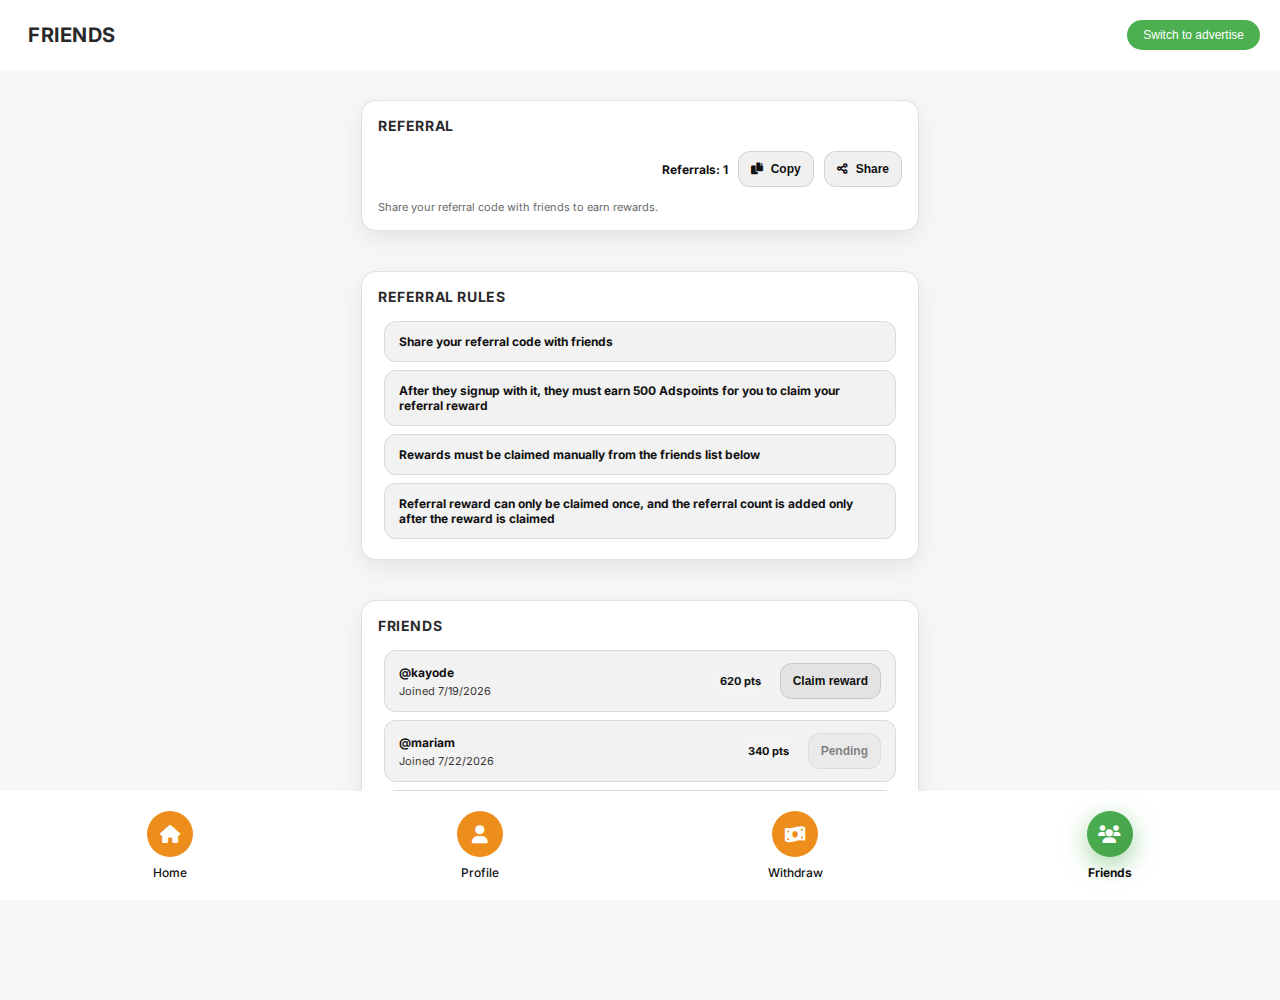
<file: friends.html>
<!DOCTYPE html>
<html lang="en">
<head>
  <meta charset="UTF-8" />
  <meta name="viewport" content="width=device-width, initial-scale=1.0" />
  <title>ADSEARNS - Friends</title>
  <link rel="stylesheet" href="styles.css" />
  <link href="https://fonts.googleapis.com/css2?family=Inter:wght@400;500;600;700&display=swap" rel="stylesheet" />
  <link rel="manifest" href="manifest.json" />
  <link rel="stylesheet" href="https://cdnjs.cloudflare.com/ajax/libs/font-awesome/6.0.0/css/all.min.css" />
  <style>
    /* Local page styles to align with other pages (dark base; light overrides are global) */
    .card { background-color: #000000; color: #ed8e1c; border-radius: 15px; width: 90%; margin: 10px auto; padding: 16px; border: 1px solid rgba(255,255,255,0.1); box-shadow: 0 8px 24px rgba(0,0,0,0.35); }
    .section-title { font-size: 14px; text-transform: uppercase; letter-spacing: .6px; opacity: .9; margin-bottom: 12px; }
    .page-tag { margin-left: 8px; font-size: 20px; font-weight: 700; text-transform: uppercase; letter-spacing: .5px; color: #fff; opacity: .9; }

    .btn { display: inline-flex; align-items: center; gap: 8px; padding: 10px 12px; border-radius: 12px; border: 1px solid rgba(255,255,255,0.12); background: rgba(255,255,255,0.08); color: #fff; cursor: pointer; text-decoration: none; font-weight: 600; font-size: 12px; }
    .btn:hover { background: rgba(255,255,255,0.12); }
    .btn[disabled] { opacity: .5; cursor: not-allowed; }

    .hint { font-size: 11px; opacity: .8; }

    .referral-row { display:flex; align-items:center; justify-content: space-between; gap: 10px; flex-wrap: wrap; }
    .code-box { display:flex; align-items:center; gap:8px; background: rgba(255,255,255,0.06); border: 1px solid rgba(255,255,255,0.12); border-radius: 10px; padding: 10px 12px; color:#fff; }
    .code-box code { font-weight: 800; letter-spacing: .6px; }
    .ref-meta { display:flex; align-items:center; gap:10px; flex-wrap: wrap; }
    .ref-count { font-size: 12px; font-weight: 700; }

    .list { display:flex; flex-direction: column; }
    .list-item { display:flex; align-items:center; justify-content: space-between; gap: 12px; padding: 12px 14px; margin: 4px 6px; border-radius: 12px; text-decoration: none; color: #fff; background: rgba(255,255,255,0.05); border: 1px solid rgba(255,255,255,0.1); }
    .list-item .left { display:flex; flex-direction: column; gap: 4px; }
    .list-item .title { font-size: 12px; font-weight: 700; }
    .list-item .sub { font-size: 11px; opacity: .85; }
    .list-item .right { display:flex; align-items:center; gap: 10px; }
    .badge { display:inline-block; padding: 6px 8px; border-radius: 10px; background: rgba(255,255,255,0.08); border: 1px solid rgba(255,255,255,0.12); font-size: 11px; font-weight: 700; }

    @media (min-width: 768px) {
      .code-box { padding: 12px 14px; }
    }
  </style>
</head>
<body>
  <div class="container">
    <!-- Header Section -->
    <header class="header">
      <div class="profile-section">
        <span class="page-tag">Friends</span>
      </div>
      <button class="switch-btn">Switch to advertise</button>
    </header>

    <!-- Referral Section -->
    <div class="card">
      <h3 class="section-title">Referral</h3>
      <div class="referral-row">
        <div class="code-box">
          <span>Your code:</span>
          <code id="ref-code">ADS-XXXXXX</code>
        </div>
        <div class="ref-meta">
          <span class="ref-count">Referrals: <span id="ref-count">0</span></span>
          <button id="copy-code" class="btn"><i class="fas fa-copy"></i> Copy</button>
          <button id="share-code" class="btn"><i class="fas fa-share-alt"></i> Share</button>
        </div>
      </div>
      <div class="hint" style="margin-top:8px;">Share your referral code with friends to earn rewards.</div>
    </div>

    <!-- Rules Section -->
    <div class="card">
      <h3 class="section-title">Referral rules</h3>
      <div class="list">
        <div class="list-item"><span class="title">Share your referral code with friends</span></div>
        <div class="list-item"><span class="title">After they signup with it, they must earn 500 Adspoints for you to claim your referral reward</span></div>
        <div class="list-item"><span class="title">Rewards must be claimed manually from the friends list below</span></div>
        <div class="list-item"><span class="title">Referral reward can only be claimed once, and the referral count is added only after the reward is claimed</span></div>
      </div>
    </div>

    <!-- Friends List -->
    <div class="card">
      <h3 class="section-title">Friends</h3>
      <div id="friends-list" class="list"></div>
    </div>

    <!-- Bottom Navigation -->
    <nav class="bottom-nav">
      <div class="nav-item">
        <div class="nav-icon"><i class="fas fa-home"></i></div>
        <span class="nav-label">Home</span>
      </div>
      <div class="nav-item">
        <div class="nav-icon"><i class="fas fa-user"></i></div>
        <span class="nav-label">Profile</span>
      </div>
      <div class="nav-item">
        <div class="nav-icon"><i class="fas fa-money-bill-wave"></i></div>
        <span class="nav-label">Withdraw</span>
      </div>
      <div class="nav-item active">
        <div class="nav-icon"><i class="fas fa-users"></i></div>
        <span class="nav-label">Friends</span>
      </div>
    </nav>
  </div>

  <script src="script.js"></script>
  <script>
    (function initFriendsPage(){
      const CODE_KEY = 'adsearns_ref_code';
      const FRIENDS_KEY = 'adsearns_friends';

      const refCodeEl = document.getElementById('ref-code');
      const refCountEl = document.getElementById('ref-count');
      const copyBtn = document.getElementById('copy-code');
      const shareBtn = document.getElementById('share-code');
      const listEl = document.getElementById('friends-list');

      function loadCode(){
        try {
          let code = localStorage.getItem(CODE_KEY);
          if (!code) {
            const rnd = Math.floor(Math.random() * 1e6).toString().padStart(6,'0');
            code = 'ADS-' + rnd;
            localStorage.setItem(CODE_KEY, code);
          }
          return code;
        } catch { return 'ADS-000000'; }
      }

      function loadFriends(){
        try { return JSON.parse(localStorage.getItem(FRIENDS_KEY)) || []; }
        catch { return []; }
      }
      function saveFriends(arr){ localStorage.setItem(FRIENDS_KEY, JSON.stringify(arr)); }

      function seedIfEmpty(){
        const cur = loadFriends();
        if (cur.length) return;
        const now = Date.now();
        const sample = [
          { username: 'kayode', joinedAt: now - 86400000*5, pointsEarned: 620, claimed: false },
          { username: 'mariam', joinedAt: now - 86400000*2, pointsEarned: 340, claimed: false },
          { username: 'tobi', joinedAt: now - 86400000*10, pointsEarned: 1200, claimed: true },
        ];
        saveFriends(sample);
      }

      function formatDate(ts){ return new Date(ts).toLocaleDateString(); }

      function computeReferralCount(arr){ return arr.filter(f => f.claimed).length; }

      function render(){
        const friends = loadFriends();
        listEl.innerHTML = '';
        if (!friends.length){
          const empty = document.createElement('div');
          empty.className = 'hint';
          empty.textContent = 'No friends yet. Share your referral code to invite friends.';
          listEl.appendChild(empty);
        } else {
          friends.forEach((f, idx) => {
            const row = document.createElement('div');
            row.className = 'list-item';
            const claimable = f.pointsEarned >= 500 && !f.claimed;
            row.innerHTML = `
              <div class="left">
                <div class="title">@${f.username}</div>
                <div class="sub">Joined ${formatDate(f.joinedAt)}</div>
              </div>
              <div class="right">
                <span class="badge">${f.pointsEarned.toLocaleString()} pts</span>
                ${f.claimed ? '<span class="badge">Claimed</span>' : `<button class="btn claim-btn" ${claimable ? '' : 'disabled'}>${claimable ? 'Claim reward' : 'Pending'}</button>`}
              </div>
            `;
            if (!f.claimed){
              const btn = row.querySelector('.claim-btn');
              if (btn){
                btn.addEventListener('click', () => {
                  const arr = loadFriends();
                  const it = arr[idx];
                  if (!it || it.claimed) return;
                  if (it.pointsEarned < 500){ alert('Referral must earn at least 500 Adspoints before you can claim.'); return; }
                  it.claimed = true;
                  saveFriends(arr);
                  render();
                });
              }
            }
            listEl.appendChild(row);
          });
        }
        refCountEl.textContent = computeReferralCount(friends);
      }

      const code = loadCode();
      refCodeEl.textContent = code;

      copyBtn && copyBtn.addEventListener('click', () => {
        navigator.clipboard.writeText(code).then(()=> alert('Referral code copied')).catch(()=> alert('Copy failed'));
      });

      shareBtn && shareBtn.addEventListener('click', async () => {
        const text = `Join me on ADSEARNS. Use my referral code: ${code}`;
        if (navigator.share){
          try { await navigator.share({ title: 'ADSEARNS Referral', text }); }
          catch {}
        } else {
          try { await navigator.clipboard.writeText(text); alert('Referral message copied'); }
          catch { alert('Share not supported'); }
        }
      });

      seedIfEmpty();
      render();
    })();
  </script>
</body>
</html>
</file>
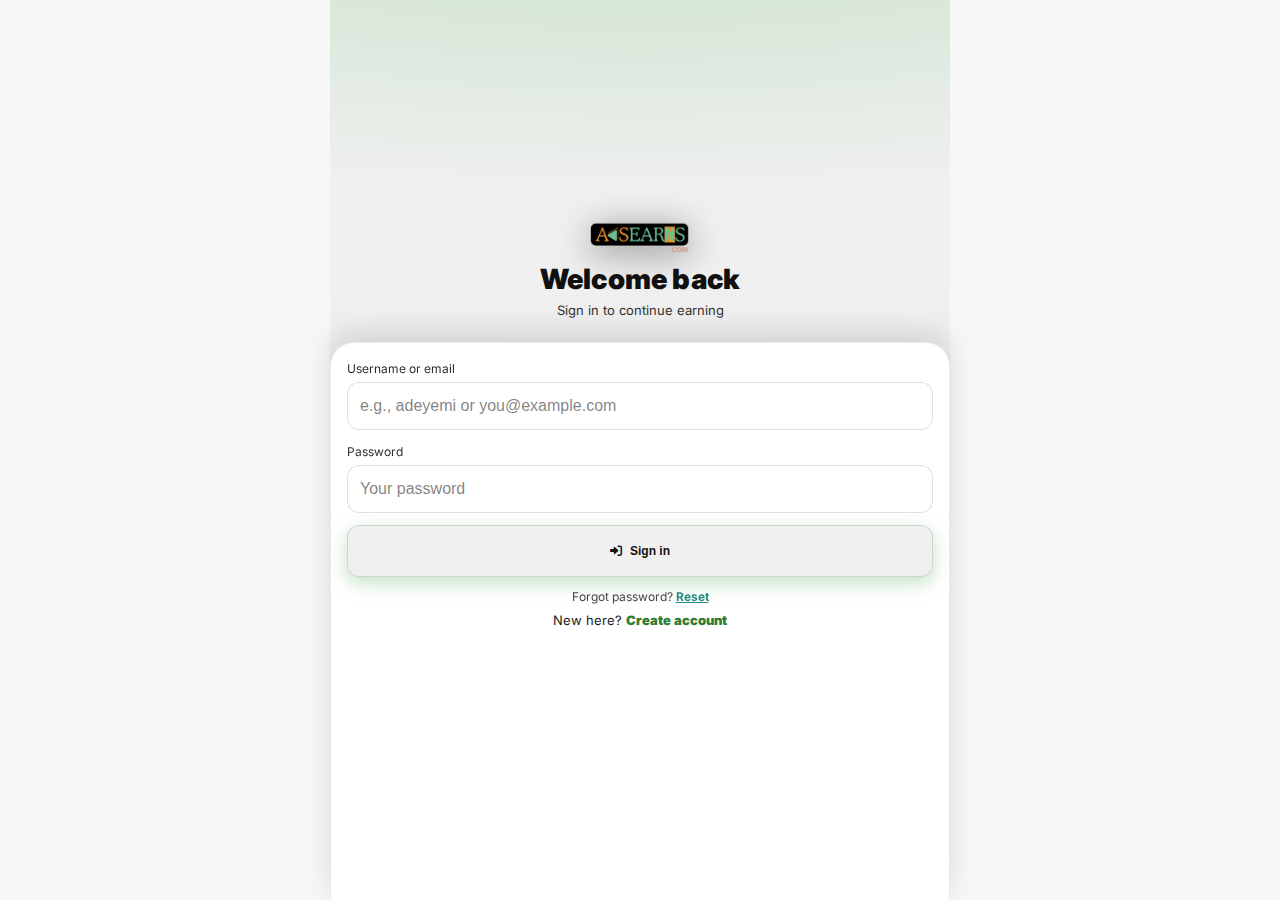
<file: sign-in.html>
<!DOCTYPE html>
<html lang="en">
<head>
  <meta charset="UTF-8" />
  <meta name="viewport" content="width=device-width, initial-scale=1.0" />
  <title>ADSEARNS - Sign in</title>
  <link rel="stylesheet" href="styles.css" />
  <link href="https://fonts.googleapis.com/css2?family=Inter:wght@400;500;600;700&display=swap" rel="stylesheet" />
  <link rel="manifest" href="manifest.json" />
  <link rel="stylesheet" href="https://cdnjs.cloudflare.com/ajax/libs/font-awesome/6.0.0/css/all.min.css" />
  <style>
    .card { background-color: #000000; color: #ed8e1c; border-radius: 15px; width: 90%; margin: 12px auto; padding: 16px; border: 1px solid rgba(255,255,255,0.1); box-shadow: 0 8px 24px rgba(0,0,0,0.35); }
    .section-title { font-size: 14px; text-transform: uppercase; letter-spacing: .6px; opacity: .9; margin-bottom: 12px; }
    .page-tag { margin-left: 8px; font-size: 20px; font-weight: 700; text-transform: uppercase; letter-spacing: .5px; color: #fff; opacity: .9; }
    .auth-subtitle { margin: 4px 0 10px; opacity: .85; font-size: 12px; color: #fff; }

    .info-form { display: grid; grid-template-columns: 1fr; gap: 12px; }
    .info-field label { font-size: 12px; opacity: .85; display: block; margin-bottom: 6px; }
    .info-field input { width: 100%; padding: 10px 12px; border-radius: 10px; border: 1px solid rgba(255,255,255,0.1); background: rgba(255,255,255,0.06); color: #fff; outline: none; }
    .info-field input::placeholder { color: rgba(255,255,255,0.6); }

    .btn { display: inline-flex; align-items: center; gap: 8px; padding: 10px 12px; border-radius: 12px; border: 1px solid rgba(255,255,255,0.12); background: rgba(255,255,255,0.08); color: #fff; cursor: pointer; text-decoration: none; font-weight: 700; font-size: 12px; }
    .btn:hover { background: rgba(255,255,255,0.12); }
    .btn.primary { width: 100%; justify-content: center; background: linear-gradient(135deg, #4CAF50 0%, #45a049 100%); box-shadow: 0 6px 18px rgba(76,175,80,0.35); border-color: transparent; }

    .hint { font-size: 11px; opacity: .8; }
    .row { display:flex; align-items:center; justify-content: space-between; gap:8px; }
    .muted-link { color: rgba(255,255,255,0.85); text-decoration: none; font-weight: 700; }

    @media (min-width: 768px) { .card { max-width: 560px; } }
    /* Auth layout redesign */
    .auth-wrap { width: 92%; max-width: 560px; margin: 6px auto 0; display: flex; flex-direction: column; gap: 14px; }
    .auth-hero { text-align: center; }
    .auth-title { font-size: 26px; font-weight: 800; letter-spacing: .2px; color: #fff; }
    .card.auth-card { background-color: #000000; border-radius: 16px; width: 100%; margin: 0 auto; padding: 18px; border: 1px solid rgba(255,255,255,0.1); box-shadow: 0 8px 24px rgba(0,0,0,0.35); }
    .auth-form.info-form { gap: 14px; }
    .auth-form .info-field label { font-size: 12px; opacity: .9; }
    .auth-form .info-field input { height: 48px; font-size: 14px; border-radius: 12px; }
    .btn.primary { height: 52px; }

    html[data-theme='light'] .auth-title { color: #111 !important; }
    html[data-theme='light'] .card.auth-card { background: #fff !important; border-color: rgba(0,0,0,0.12) !important; box-shadow: 0 8px 24px rgba(0,0,0,0.08) !important; }

    /* Mobile-app auth shell */
    .auth-page .header { display:none; }
    .auth-page .container { padding-top: 0; padding-bottom: 0; gap: 0; }
    .auth-shell { min-height: 100dvh; display:flex; flex-direction: column; background: radial-gradient(1200px 300px at 50% -100px, rgba(76,175,80,0.35), transparent), linear-gradient(180deg, #0b0b0b 0%, #000000 100%); }
    .auth-hero-mobile { flex: 0 0 38vh; display:flex; flex-direction: column; align-items:center; justify-content:flex-end; text-align:center; padding: 24px 16px; padding-top: calc(24px + constant(safe-area-inset-top)); padding-top: calc(24px + env(safe-area-inset-top)); }
    .auth-hero-mobile .logo-large { width: 100px; height:auto; margin-bottom: 8px; filter: drop-shadow(0 6px 18px rgba(0,0,0,0.45)); }
    .auth-hero-title { font-size: 28px; font-weight: 900; color:#fff; letter-spacing: .2px; }
    .auth-hero-sub { margin-top: 6px; font-size: 13px; color: rgba(255,255,255,0.88); }
    .auth-sheet { flex: 1; background: #000; border-radius: 24px 24px 0 0; padding: 18px 16px calc(18px + env(safe-area-inset-bottom)); box-shadow: 0 -12px 32px rgba(0,0,0,0.55); border: 1px solid rgba(255,255,255,0.08); border-bottom: none; }

    html[data-theme='light'] .auth-shell { background: radial-gradient(1200px 300px at 50% -100px, rgba(76,175,80,0.25), transparent), linear-gradient(180deg, #f2f2f2 0%, #eaeaea 100%); }
    html[data-theme='light'] .auth-hero-title { color:#111 !important; }
    html[data-theme='light'] .auth-hero-sub { color:#333 !important; }
    html[data-theme='light'] .auth-sheet { background:#ffffff !important; border-color: rgba(0,0,0,0.08) !important; box-shadow: 0 -10px 28px rgba(0,0,0,0.12) !important; }

    /* Auth footer actions */
    .auth-foot { margin-top: 12px; display: flex; flex-direction: column; align-items: center; gap: 8px; text-align: center; }
    .auth-foot .agree { font-size: 12px; opacity: .85; }
    .auth-foot .switch { font-size: 13px; }
    .auth-foot .link { color: #03DAC6; font-weight: 700; text-decoration: underline; }
    .auth-foot .link-cta { font-weight: 900; color: #4CAF50; text-decoration: none; }
    .auth-foot .link-cta:hover { text-decoration: underline; }

    html[data-theme='light'] .auth-foot .link-cta { color: #2e7d32 !important; }
    html[data-theme='light'] .auth-foot .link { color: #00796b !important; }
    html[data-theme='light'] .auth-foot .agree,
    html[data-theme='light'] .auth-foot .switch { color: #222 !important; }
  </style>
</head>
<body class="auth-page">
  <div class="container">
    <!-- Header Section -->
    <header class="header">
      <div class="logo-section">
        <img src="logo.png" alt="ADSEARNS" class="logo">
      </div>
    </header>

    <div class="auth-shell">
      <div class="auth-hero-mobile">
        <img src="logo.png" alt="ADSEARNS" class="logo-large" />
        <h1 class="auth-hero-title">Welcome back</h1>
        <p class="auth-hero-sub">Sign in to continue earning</p>
      </div>
      <div class="auth-sheet">
        <form id="signin-form" class="info-form auth-form" onsubmit="return false;">
          <div class="info-field">
            <label for="si-username">Username or email</label>
            <input id="si-username" type="text" placeholder="e.g., adeyemi or you@example.com" required />
          </div>
          <div class="info-field">
            <label for="si-password">Password</label>
            <input id="si-password" type="password" placeholder="Your password" required />
          </div>
        </form>
        <button id="signin-submit" class="btn primary" type="button"><i class="fas fa-sign-in-alt"></i> Sign in</button>
        <div class="auth-foot">
          <div class="agree">Forgot password? <a href="#" class="link">Reset</a></div>
          <div class="switch">New here? <a href="sign-up.html" class="link-cta">Create account</a></div>
        </div>
      </div>
    </div>
  </div>

  <script src="script.js"></script>
  <script>
  (function(){
    const USERS_KEY = 'adsearns_users';
    const CURRENT_KEY = 'adsearns_current_user';
    function loadUsers(){ try { return JSON.parse(localStorage.getItem(USERS_KEY)) || []; } catch { return []; } }
    function setCurrent(user){ localStorage.setItem(CURRENT_KEY, JSON.stringify(user)); }

    const form = document.getElementById('signin-form');
    const id = document.getElementById('si-username');
    const password = document.getElementById('si-password');
    const submitBtn = document.getElementById('signin-submit');

    submitBtn && submitBtn.addEventListener('click', () => { form && form.dispatchEvent(new Event('submit')); });
    form && form.addEventListener('submit', () => {
      const ident = (id.value||'').trim().toLowerCase();
      const pass = password.value||'';
      if (!ident || !pass){ alert('Please enter your credentials.'); return; }
      const users = loadUsers();
      const user = users.find(u => u.username.toLowerCase() === ident || (u.email||'').toLowerCase() === ident);
      if (!user || user.password !== pass){ alert('Invalid credentials.'); return; }
      setCurrent({ username: user.username, fullname: user.fullname, email: user.email });
      alert('Signed in successfully.');
      window.location.href = 'index.html';
    });
  })();
  </script>
</body>
</html>
</file>
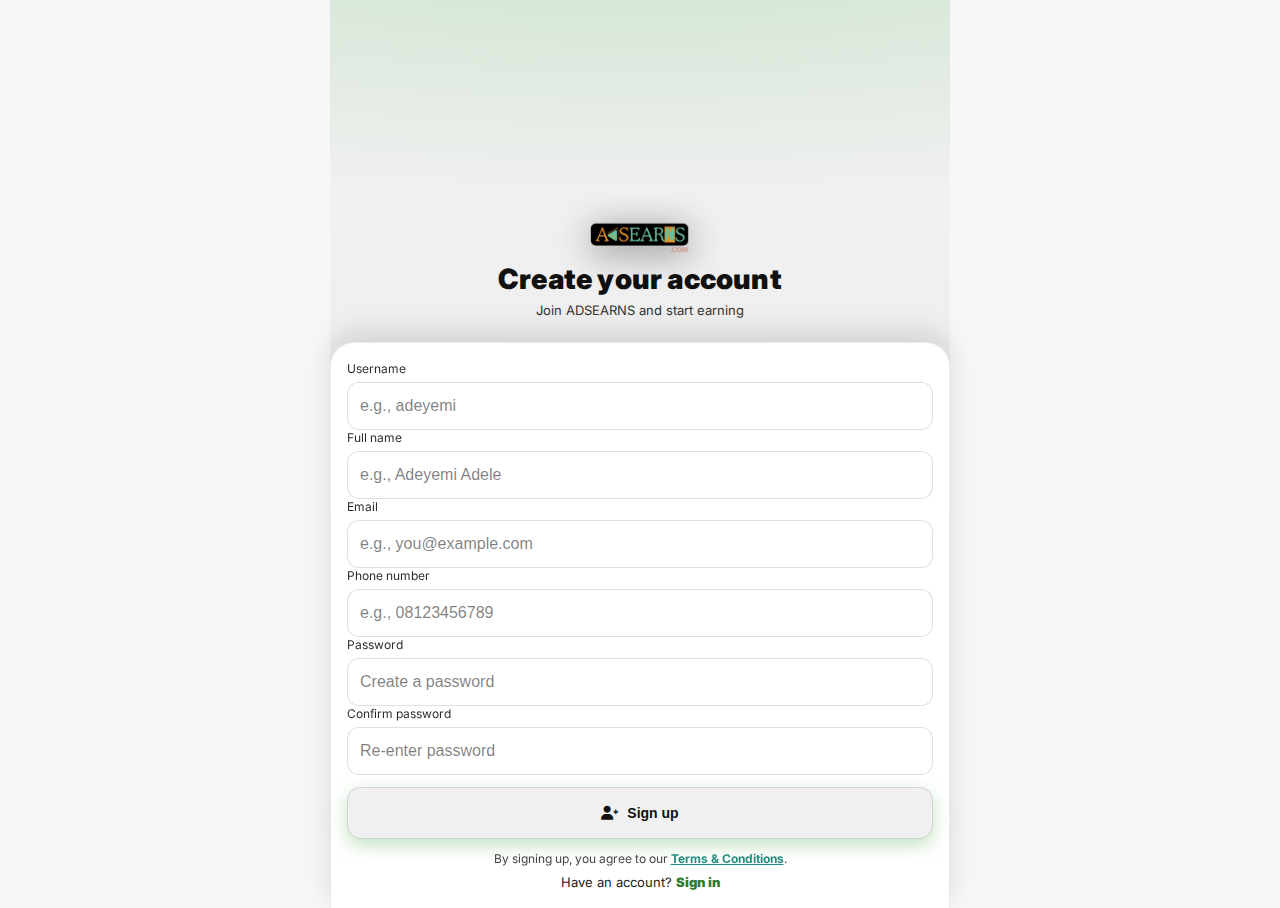
<file: sign-up.html>
<!DOCTYPE html>
<html lang="en">
<head>
  <meta charset="UTF-8" />
  <meta name="viewport" content="width=device-width, initial-scale=1.0" />
  <title>ADSEARNS - Sign up</title>
  <link rel="stylesheet" href="styles.css" />
  <link href="https://fonts.googleapis.com/css2?family=Inter:wght@400;500;600;700&display=swap" rel="stylesheet" />
  <link rel="manifest" href="manifest.json" />
  <link rel="stylesheet" href="https://cdnjs.cloudflare.com/ajax/libs/font-awesome/6.0.0/css/all.min.css" />
  <style>
    /* Auth layout */
    .auth-wrap { width: 92%; max-width: 560px; margin: 6px auto 0; display: flex; flex-direction: column; gap: 14px; }
    .auth-hero { text-align: center; }
    .auth-title { font-size: 26px; font-weight: 800; letter-spacing: .2px; color: #fff; }
    .auth-subtitle { margin-top: 6px; font-size: 13px; color: rgba(255,255,255,0.85); }

    .card.auth-card { background-color: #000000; color: inherit; border-radius: 16px; width: 100%; margin: 0 auto; padding: 18px; border: 1px solid rgba(255,255,255,0.1); box-shadow: 0 8px 24px rgba(0,0,0,0.35); }

    .auth-form.info-form { gap: 14px; }
    /* Match login input visuals */
    .info-field label { font-size: 12px; opacity: .85; display: block; margin-bottom: 6px; }
    .info-field input { width: 100%; padding: 10px 12px; border-radius: 10px; border: 1px solid rgba(255,255,255,0.1); background: rgba(255,255,255,0.06); color: #fff; outline: none; }
    .auth-form .info-field label { font-size: 12px; opacity: .9; }
    .auth-form .info-field input { height: 48px; font-size: 14px; border-radius: 12px; }

    .btn { display: inline-flex; align-items: center; gap: 8px; padding: 12px 14px; border-radius: 14px; border: 1px solid rgba(255,255,255,0.12); background: rgba(255,255,255,0.08); color: #fff; cursor: pointer; text-decoration: none; font-weight: 800; font-size: 14px; }
    .btn:hover { background: rgba(255,255,255,0.12); }
    .btn.primary { width: 100%; justify-content: center; height: 52px; background: linear-gradient(135deg, #4CAF50 0%, #45a049 100%); box-shadow: 0 6px 18px rgba(76,175,80,0.35); border-color: transparent; }

    .auth-meta { display:flex; align-items:center; justify-content: space-between; gap:8px; margin-top: 8px; }
    .hint { font-size: 11px; opacity: .8; }
    .muted-link { color: rgba(255,255,255,0.9); text-decoration: none; font-weight: 700; }

    @media (min-width: 768px) {
      .auth-title { font-size: 28px; }
      .auth-card { padding: 22px; }
    }

    /* Light theme adjustments for auth */
    html[data-theme='light'] .auth-title { color: #111 !important; }
    html[data-theme='light'] .auth-subtitle { color: #222 !important; opacity: .95 !important; }
    html[data-theme='light'] .card.auth-card { background: #fff !important; border-color: rgba(0,0,0,0.12) !important; box-shadow: 0 8px 24px rgba(0,0,0,0.08) !important; }
    html[data-theme='light'] .muted-link { color: #1a1a1a !important; }
    html[data-theme='light'] .hint { color: #444 !important; }

    /* Mobile-app auth shell */
    .auth-page .header { display:none; }
    .auth-page .container { padding-top: 0; padding-bottom: 0; gap: 0; }
    .auth-shell { min-height: 100dvh; display:flex; flex-direction: column; background: radial-gradient(1200px 300px at 50% -100px, rgba(76,175,80,0.35), transparent), linear-gradient(180deg, #0b0b0b 0%, #000000 100%); }
    .auth-hero-mobile { flex: 0 0 38vh; display:flex; flex-direction: column; align-items:center; justify-content:flex-end; text-align:center; padding: 24px 16px; padding-top: calc(24px + constant(safe-area-inset-top)); padding-top: calc(24px + env(safe-area-inset-top)); }
    .auth-hero-mobile .logo-large { width: 100px; height:auto; margin-bottom: 8px; filter: drop-shadow(0 6px 18px rgba(0,0,0,0.45)); }
    .auth-hero-title { font-size: 28px; font-weight: 900; color:#fff; letter-spacing: .2px; }
    .auth-hero-sub { margin-top: 6px; font-size: 13px; color: rgba(255,255,255,0.88); }
    .auth-sheet { flex: 1; background: #000; border-radius: 24px 24px 0 0; padding: 18px 16px calc(18px + env(safe-area-inset-bottom)); box-shadow: 0 -12px 32px rgba(0,0,0,0.55); border: 1px solid rgba(255,255,255,0.08); border-bottom: none; }

    html[data-theme='light'] .auth-shell { background: radial-gradient(1200px 300px at 50% -100px, rgba(76,175,80,0.25), transparent), linear-gradient(180deg, #f2f2f2 0%, #eaeaea 100%); }
    html[data-theme='light'] .auth-hero-title { color:#111 !important; }
    html[data-theme='light'] .auth-hero-sub { color:#333 !important; }
    html[data-theme='light'] .auth-sheet { background:#ffffff !important; border-color: rgba(0,0,0,0.08) !important; box-shadow: 0 -10px 28px rgba(0,0,0,0.12) !important; }
  /* Auth footer actions */
    .auth-foot { margin-top: 12px; display: flex; flex-direction: column; align-items: center; gap: 8px; text-align: center; }
    .auth-foot .agree { font-size: 12px; opacity: .85; }
    .auth-foot .switch { font-size: 13px; }
    .auth-foot .link { color: #03DAC6; font-weight: 700; text-decoration: underline; }
    .auth-foot .link-cta { font-weight: 900; color: #4CAF50; text-decoration: none; }
    .auth-foot .link-cta:hover { text-decoration: underline; }

    html[data-theme='light'] .auth-foot .link-cta { color: #2e7d32 !important; }
    html[data-theme='light'] .auth-foot .link { color: #00796b !important; }
    html[data-theme='light'] .auth-foot .agree,
    html[data-theme='light'] .auth-foot .switch { color: #222 !important; }
  </style>
</head>
<body class="auth-page">
  <div class="container">
    <!-- Header Section -->
    <header class="header">
      <div class="logo-section">
        <img src="logo.png" alt="ADSEARNS" class="logo">
      </div>
    </header>

    <div class="auth-shell">
      <div class="auth-hero-mobile">
        <img src="logo.png" alt="ADSEARNS" class="logo-large" />
        <h1 class="auth-hero-title">Create your account</h1>
        <p class="auth-hero-sub">Join ADSEARNS and start earning</p>
      </div>
      <div class="auth-sheet">
        <form id="signup-form" class="info-form auth-form" onsubmit="return false;">
          <div class="info-field">
            <label for="su-username">Username</label>
            <input id="su-username" type="text" placeholder="e.g., adeyemi" required />
          </div>
          <div class="info-field">
            <label for="su-fullname">Full name</label>
            <input id="su-fullname" type="text" placeholder="e.g., Adeyemi Adele" required />
          </div>
          <div class="info-field">
            <label for="su-email">Email</label>
            <input id="su-email" type="email" placeholder="e.g., you@example.com" required />
          </div>
          <div class="info-field">
            <label for="su-phone">Phone number</label>
            <input id="su-phone" type="tel" inputmode="tel" placeholder="e.g., 08123456789" required />
          </div>
          <div class="info-field">
            <label for="su-password">Password</label>
            <input id="su-password" type="password" placeholder="Create a password" required />
          </div>
          <div class="info-field">
            <label for="su-password2">Confirm password</label>
            <input id="su-password2" type="password" placeholder="Re-enter password" required />
          </div>
          </form>
        <button id="signup-submit" class="btn primary" type="button"><i class="fas fa-user-plus"></i> Sign up</button>
        <div class="auth-foot">
          <div class="agree">By signing up, you agree to our <a href="#" class="link">Terms & Conditions</a>.</div>
          <div class="switch">Have an account? <a href="sign-in.html" class="link-cta">Sign in</a></div>
        </div>
      </div>
    </div>
  </div>

  <script src="script.js"></script>
  <script>
  (function(){
    const USERS_KEY = 'adsearns_users';
    const CURRENT_KEY = 'adsearns_current_user';
    function loadUsers(){ try { return JSON.parse(localStorage.getItem(USERS_KEY)) || []; } catch { return []; } }
    function saveUsers(u){ localStorage.setItem(USERS_KEY, JSON.stringify(u)); }
    function setCurrent(user){ localStorage.setItem(CURRENT_KEY, JSON.stringify(user)); }

    const form = document.getElementById('signup-form');
    const username = document.getElementById('su-username');
    const fullname = document.getElementById('su-fullname');
    const email = document.getElementById('su-email');
    const phone = document.getElementById('su-phone');
    const password = document.getElementById('su-password');
    const password2 = document.getElementById('su-password2');
    const submitBtn = document.getElementById('signup-submit');

    submitBtn && submitBtn.addEventListener('click', () => { form && form.dispatchEvent(new Event('submit')); });
    form && form.addEventListener('submit', () => {
      const u = (username.value||'').trim();
      const f = (fullname.value||'').trim();
      const e = (email.value||'').trim().toLowerCase();
      const ph = (phone.value||'').trim();
      const p1 = password.value||'';
      const p2 = password2.value||'';
      if (!u || !f || !e || !ph || !p1 || !p2){ alert('Please fill all fields.'); return; }
      if (!/^[0-9+()\s-]{7,}$/.test(ph)) { alert('Enter a valid phone number.'); return; }
      if (p1.length < 6){ alert('Password should be at least 6 characters.'); return; }
      if (p1 !== p2){ alert('Passwords do not match.'); return; }
      const users = loadUsers();
      if (users.some(x => x.username.toLowerCase() === u.toLowerCase())){ alert('Username already taken.'); return; }
      if (users.some(x => (x.email||'').toLowerCase() === e)){ alert('Email already registered.'); return; }
      const user = { username: u, fullname: f, email: e, phone: ph, password: p1, createdAt: Date.now() };
      users.push(user); saveUsers(users); setCurrent({ username: u, fullname: f, email: e, phone: ph });
      alert('Account created. Welcome to ADSEARNS!');
      window.location.href = 'index.html';
    });
  })();
  </script>
</body>
</html>
</file>
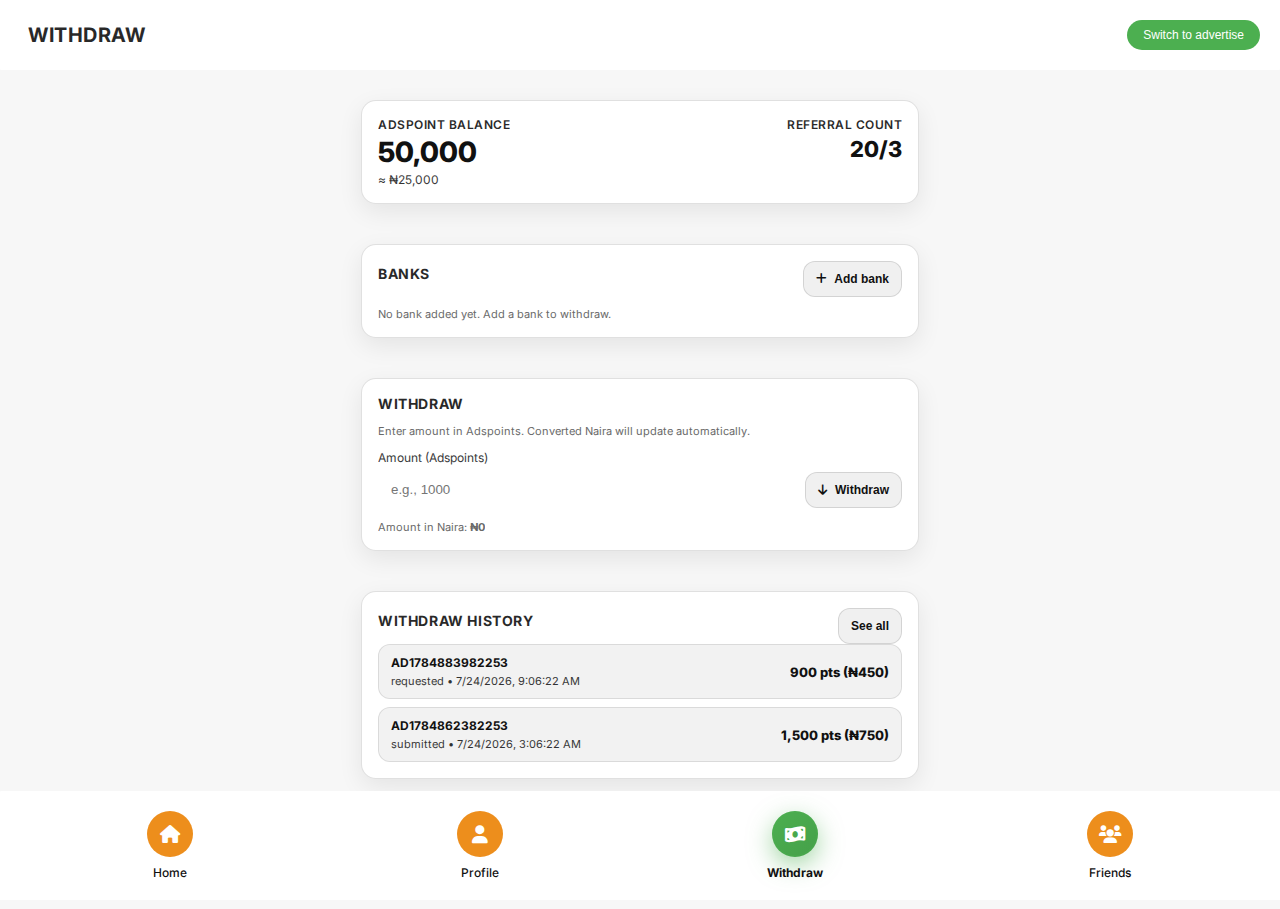
<file: withdraw.html>
<!DOCTYPE html>
<html lang="en">
<head>
  <meta charset="UTF-8" />
  <meta name="viewport" content="width=device-width, initial-scale=1.0" />
  <title>ADSEARNS - Withdraw</title>
  <link rel="stylesheet" href="styles.css" />
  <link href="https://fonts.googleapis.com/css2?family=Inter:wght@400;500;600;700&display=swap" rel="stylesheet" />
  <link rel="manifest" href="manifest.json" />
  <link rel="stylesheet" href="https://cdnjs.cloudflare.com/ajax/libs/font-awesome/6.0.0/css/all.min.css" />
  <style>
    /* Withdraw page add-ons keeping the same tone */
    .page-title { width: 90%; margin: 4px auto 0; color: #fff; font-weight: 700; letter-spacing: .4px; }
    .card { background-color: #000000; color: #ed8e1c; border-radius: 15px; width: 90%; margin: 10px auto; padding: 16px; border: 1px solid rgba(255,255,255,0.1); box-shadow: 0 8px 24px rgba(0,0,0,0.35); }
    .section-title { font-size: 14px; text-transform: uppercase; letter-spacing: .6px; opacity: .9; margin-bottom: 12px; }
    /* Compact page label next to username */
    .page-tag { margin-left: 8px; font-size: 20px; font-weight: 700; text-transform: uppercase; letter-spacing: .5px; color: #ffffffe8; opacity: .9; }

    /* Balance summary (left with referral right) */
    .balance-row { display: flex; align-items: flex-start; justify-content: space-between; gap: 12px; }
    .single-balance { display: flex; flex-direction: column; gap: 6px; align-items: flex-start; }
    .single-balance .label { font-size: 12px; font-weight: 600; opacity: .9; text-transform: uppercase; letter-spacing: .5px; }
    .single-balance .primary-amount { font-size: 28px; font-weight: 800; line-height: 1; }
    .single-balance .converted-amount { font-size: 12px; opacity: .85; }
    .referral-box { display: flex; flex-direction: column; align-items: flex-end; text-align: right; gap: 6px; }
    .referral-box .label { font-size: 12px; font-weight: 600; opacity: .9; text-transform: uppercase; letter-spacing: .5px; }
    .referral-box .value { font-size: 22px; font-weight: 800; line-height: 1; }

    /* Bank manager */
    .bank-header { display: flex; align-items: center; justify-content: space-between; gap: 10px; margin-bottom: 10px; }
    .btn { display: inline-flex; align-items: center; gap: 8px; padding: 10px 12px; border-radius: 12px; border: 1px solid rgba(255,255,255,0.12); background: rgba(255,255,255,0.08); color: #fff; cursor: pointer; text-decoration: none; font-weight: 600; font-size: 12px; }
    .btn:hover { background: rgba(255,255,255,0.12); }
    .bank-list { display: flex; flex-direction: column; gap: 8px; }
    .bank-item { display: grid; grid-template-columns: auto 1fr auto; align-items: center; gap: 10px; padding: 10px 12px; border-radius: 12px; background: rgba(255,255,255,0.05); border: 1px solid rgba(255,255,255,0.1); }
    .bank-meta { display: flex; flex-direction: column; }
    .bank-name { font-size: 12px; font-weight: 700; }
    .bank-number { font-size: 11px; opacity: .85; }
    .bank-remove { background: rgba(244,67,54,0.15); border: 1px solid rgba(244,67,54,0.35); }

    .add-bank-form { display: none; margin-top: 10px; padding-top: 10px; border-top: 1px dashed rgba(255,255,255,0.15); }
    .field { display: grid; grid-template-columns: 1fr; gap: 6px; margin-bottom: 10px; }
    .field label { font-size: 12px; opacity: .85; }
    .field input { width: 100%; padding: 10px 12px; border-radius: 10px; border: 1px solid rgba(255,255,255,0.1); background: rgba(255,255,255,0.06); color: #fff; outline: none; }
    .form-actions { display: flex; gap: 8px; justify-content: flex-end; }

    /* Withdraw form */
    .withdraw-grid { display: grid; grid-template-columns: 1fr; gap: 12px; }
    .hint { font-size: 11px; opacity: .8; }
    .input-row { display: grid; grid-template-columns: 1fr auto; gap: 10px; align-items: end; }
    .input-row .field { margin: 0; }
    .amount-value { font-weight: 700; }

    @media (min-width: 768px) { .summary-value { font-size: 20px; } }
  </style>
  <style>
    /* Withdraw history */
    .history-card .history-header { display: flex; align-items: center; justify-content: space-between; gap: 10px; }
    .history-list { display: flex; flex-direction: column; gap: 8px; }
    .history-item { display: grid; grid-template-columns: 1fr auto; gap: 12px; align-items: center; padding: 10px 12px; border-radius: 12px; background: rgba(255,255,255,0.05); border: 1px solid rgba(255,255,255,0.1); cursor: pointer; }
    .history-item:hover { background: rgba(255,255,255,0.08); }
    .history-item .meta { display: flex; flex-direction: column; gap: 4px; }
    .history-item .title { font-size: 12px; font-weight: 700; }
    .history-item .sub { font-size: 11px; opacity: .85; }
    .history-item .amount { font-weight: 800; font-size: 13px; }

    /* Modal */
    .modal.hidden { display: none; }
    .modal { position: fixed; inset: 0; display: flex; align-items: center; justify-content: center; z-index: 2000; }
    .modal-overlay { position: absolute; inset: 0; background: rgba(0,0,0,0.5); }
    .modal-content { position: relative; width: 92%; max-width: 540px; max-height: 85vh; overflow: auto; background: #000; border-radius: 16px; border: 1px solid rgba(255,255,255,0.1); box-shadow: 0 12px 32px rgba(0,0,0,0.45); padding: 14px; }
    .modal-header { display: flex; align-items: center; justify-content: space-between; margin-bottom: 10px; }
    .modal-body .card.sub { width: 100%; margin: 8px 0; padding: 12px; border-radius: 12px; border: 1px solid rgba(255,255,255,0.1); background: rgba(255,255,255,0.05); box-shadow: none; }
    .modal-body .row { display: flex; align-items: center; justify-content: space-between; gap: 10px; padding: 6px 0; font-size: 12px; }
    .modal-footer { display: flex; justify-content: center; gap: 8px; margin-top: 10px; }

    /* Status steps */
    .steps { display: grid; grid-template-columns: repeat(3, 1fr); gap: 8px; }
    .step { text-align: center; padding: 8px 6px; border-radius: 10px; border: 1px solid rgba(255,255,255,0.1); background: rgba(255,255,255,0.04); font-size: 11px; font-weight: 600; }
    .step.active { background: linear-gradient(135deg, #4CAF50 0%, #45a049 100%); box-shadow: 0 6px 18px rgba(76,175,80,0.35); }
  </style>
</head>
<body>
  <div class="container withdraw-page">
    <!-- Header Section -->
    <header class="header">
      <div class="profile-section">
        <span class="page-tag">Withdraw</span>
      </div>
      <button class="switch-btn">Switch to advertise</button>
    </header>

    
    <!-- Balances -->
    <div class="card">
      <div class="balance-row">
        <div class="single-balance">
          <div class="label">Adspoint balance</div>
          <div class="primary-amount">50,000</div>
          <div class="converted-amount">≈ ₦25,000</div>
        </div>
        <div class="referral-box">
          <div class="label">Referral count</div>
          <div class="value">20/3</div>
        </div>
      </div>
    </div>

    <!-- Bank manager -->
    <div class="card">
      <div class="bank-header">
        <h3 class="section-title">Banks</h3>
        <button id="add-bank-btn" class="btn"><i class="fas fa-plus"></i> Add bank</button>
      </div>
      <div id="bank-list" class="bank-list"></div>

      <div id="add-bank-form" class="add-bank-form">
        <div class="field">
          <label for="bank-name">Bank name</label>
          <input id="bank-name" type="text" placeholder="e.g., Access Bank" />
        </div>
        <div class="field">
          <label for="account-name">Account name</label>
          <input id="account-name" type="text" placeholder="e.g., Adeyemi Adele" />
        </div>
        <div class="field">
          <label for="account-number">Account number</label>
          <input id="account-number" type="text" placeholder="10-digit account number" />
        </div>
        <div class="form-actions">
          <button id="cancel-add-bank" class="btn">Cancel</button>
          <button id="save-bank" class="btn"><i class="fas fa-save"></i> Save bank</button>
        </div>
      </div>
    </div>

    <!-- Withdraw form -->
    <div class="card">
      <h3 class="section-title">Withdraw</h3>
      <div class="withdraw-grid">
        <div class="hint">Enter amount in Adspoints. Converted Naira will update automatically.</div>
        <div class="input-row">
          <div class="field">
            <label for="adspoint-input">Amount (Adspoints)</label>
            <input id="adspoint-input" type="number" min="0" step="1" placeholder="e.g., 1000" />
          </div>
          <button id="withdraw-btn" class="btn" disabled>
            <i class="fas fa-arrow-down"></i> Withdraw
          </button>
        </div>
        <div class="hint">Amount in Naira: <span class="amount-value">₦<span id="naira-value">0</span></span></div>
      </div>
    </div>

    <!-- Withdraw history -->
    <div class="card history-card">
      <div class="history-header">
        <h3 class="section-title">Withdraw history</h3>
        <button id="see-all-history" class="btn">See all</button>
      </div>
      <div id="history-list" class="history-list"></div>
    </div>

    <!-- Modal: history details -->
    <div id="history-modal" class="modal hidden" aria-hidden="true">
      <div class="modal-overlay"></div>
      <div class="modal-content">
        <div class="modal-header">
          <h3 class="section-title">Withdraw details</h3>
          <button id="modal-close" class="btn">Close</button>
        </div>
        <div class="modal-body">
          <div class="card sub">
            <div class="steps">
              <div class="step" data-step="requested">Withdraw request</div>
              <div class="step" data-step="submitted">Withdraw submitted</div>
              <div class="step" data-step="complete">Withdraw complete</div>
            </div>
          </div>
          <div class="card sub">
            <div class="row"><span>Amount</span><span id="modal-amount-pts"></span></div>
            <div class="row"><span>Fee</span><span id="modal-fee-pts"></span></div>
            <div class="row"><span>Total</span><span id="modal-total-pts"></span></div>
          </div>
          <div class="card sub">
            <div class="row"><span>Transaction ID</span><span><span id="modal-txid"></span> <button id="tx-copy" class="btn">Copy</button></span></div>
            <div class="row"><span>Account</span><span id="modal-account"></span></div>
            <div class="row"><span>Bank</span><span id="modal-bank"></span></div>
            <div class="row"><span>Requested at</span><span id="modal-date"></span></div>
          </div>
          <div class="modal-footer">
            <button id="report-issue" class="btn"><i class="fas fa-flag"></i> Report issue</button>
          </div>
        </div>
      </div>
    </div>

    <!-- Bottom Navigation -->
    <nav class="bottom-nav">
      <div class="nav-item">
        <div class="nav-icon"><i class="fas fa-home"></i></div>
        <span class="nav-label">Home</span>
      </div>
      <div class="nav-item">
        <div class="nav-icon"><i class="fas fa-user"></i></div>
        <span class="nav-label">Profile</span>
      </div>
      <div class="nav-item active">
        <div class="nav-icon"><i class="fas fa-money-bill-wave"></i></div>
        <span class="nav-label">Withdraw</span>
      </div>
      <div class="nav-item">
        <div class="nav-icon"><i class="fas fa-users"></i></div>
        <span class="nav-label">Friends</span>
      </div>
    </nav>
  </div>

  <script src="script.js"></script>
</body>
</html>
</file>
<file: styles.css>
* {
    margin: 0;
    padding: 0;
    box-sizing: border-box;
}

body {
    font-family: 'Inter', sans-serif;
    background-color: #080808;
    color: white;
    min-height: 100vh;
    min-height: 100dvh;
    overflow-x: hidden;
}

.container {
    max-width: 100%;
    margin: 0 auto;
    padding: 20px;
    padding-top: 90px;
    padding-top: calc(90px + constant(safe-area-inset-top));
    padding-top: calc(90px + env(safe-area-inset-top));
    padding-bottom: 120px; /* Reserve space for fixed bottom nav and safe area */
    padding-bottom: calc(120px + constant(safe-area-inset-bottom));
    padding-bottom: calc(120px + env(safe-area-inset-bottom));
    min-height: 100vh;
    min-height: 100dvh;
    display: flex;
    flex-direction: column;
    gap: 20px;
}

/* Header Section */
.header {
    position: fixed;
    top: 0;
    left: 0;
    right: 0;
    z-index: 1001;

    background-color: #000000;
    border-radius: 0 0 1px 1px;
    padding: 20px;
    padding-top: 20px;
    padding-top: calc(20px + constant(safe-area-inset-top));
    padding-top: calc(20px + env(safe-area-inset-top));

    display: flex;
    justify-content: space-between;
    align-items: center;
    width: 100%;
}

.profile-section {
    display: flex;
    align-items: center;
    gap: 10px;
}

.profile-pic {
    width: 40px;
    height: 40px;
    border-radius: 50%;
    object-fit: cover;
}

.username {
    font-weight: 600;
    font-size: 16px;
    color: white;
}

.logo-section {
    position: absolute;
    left: 50%;
    top: 50%;
    transform: translate(-50%, -50%);
}

.logo {
    height: 30px;
    width: auto;
}

.switch-btn {
    background-color: #4CAF50;
    color: white;
    border: none;
    padding: 8px 16px;
    border-radius: 20px;
    font-size: 12px;
    font-weight: 500;
    cursor: pointer;
    white-space: nowrap;
}

/* Balance Card */
.balance-card {
    background-color: #000000;
    border-radius: 15px;
    box-shadow: 0 12px 28px rgba(0, 0, 0, 0.55), 0 4px 10px rgba(0, 0, 0, 0.35), 0 0 0 1px rgba(255, 255, 255, 0.06);
    padding: 21px;
    width: 85%;
    margin: 0 auto;
    display: flex;
    justify-content: space-between;
    align-items: flex-start;
    position: relative;
    min-height: 123px; /* Increased by 5% from 117px */
}

.balance-left {
    display: flex;
    flex-direction: column;
    gap: 8px;
}

.balance-label {
    font-size: 10px;
    font-weight: 500;
    color: #ffffff;
    opacity: 0.8;
    text-transform: uppercase;
    letter-spacing: 0.5px;
}

.balance-amount {
    font-size: 32px;
    font-weight: 700;
    color: #ffffff;
    line-height: 1;
}

.balance-right {
    display: flex;
    flex-direction: column;
    gap: 20px;
    align-items: flex-end;
}

.logo-section-balance {
    display: flex;
    align-items: center;
    justify-content: center;
}

.logo-balance {
    height: 30px;
    width: auto;
}

.name-section {
    display: flex;
    flex-direction: column;
    gap: 5px;
    align-items: flex-end;
}

.name-label {
    font-size: 12px;
    font-weight: 500;
    color: #ffffff;
    opacity: 0.8;
    text-transform: uppercase;
    letter-spacing: 0.5px;
}

.full-name {
    font-size: 16px;
    font-weight: 600;
    color: #ffffff;
}

/* Small account number aligned to left */
.account-number {
    position: absolute;
    left: 21px; /* match base padding */
    font-size: 10px;
    line-height: 1;
    font-weight: 600;
    color: rgba(255, 255, 255, 0.85);
    opacity: 0.9;
    letter-spacing: 0.2px;
}

/* Action Buttons */
.action-buttons {
    background: linear-gradient(135deg, #1a1a1a 0%, #000000 100%);
    border-radius: 20px;
    padding: 12px;
    display: flex;
    justify-content: space-around;
    align-items: center;
    gap: 8px;
    width: 90%;
    margin: 0 auto;
    box-shadow: 0 8px 32px rgba(0, 0, 0, 0.3);
    border: 1px solid rgba(255, 255, 255, 0.1);
}

.action-btn {
    display: flex;
    flex-direction: column;
    align-items: center;
    gap: 6px;
    cursor: pointer;
    padding: 10px 8px;
    border-radius: 15px;
    transition: all 0.3s ease;
    background: rgba(255, 255, 255, 0.05);
    border: 1px solid rgba(255, 255, 255, 0.1);
    min-width: 70px;
}

.action-btn:hover {
    background: rgba(255, 255, 255, 0.1);
    transform: translateY(-2px);
    box-shadow: 0 4px 15px rgba(0, 0, 0, 0.2);
}

.action-icon {
    width: 35px;
    height: 35px;
    background: linear-gradient(135deg, #4CAF50 0%, #45a049 100%);
    border-radius: 50%;
    display: flex;
    align-items: center;
    justify-content: center;
    color: #ffffff;
    font-size: 14px;
    box-shadow: 0 4px 15px rgba(76, 175, 80, 0.3);
    transition: all 0.3s ease;
}

.action-btn:hover .action-icon {
    transform: scale(1.1);
    box-shadow: 0 6px 20px rgba(76, 175, 80, 0.4);
}

.action-label {
    font-size: 11px;
    font-weight: 600;
    color: #ffffff;
    text-align: center;
    text-transform: uppercase;
    letter-spacing: 0.5px;
    opacity: 0.9;
}

/* Banner Section */
.banner-section {
    position: relative;
    display: flex;
    flex-direction: column;
    align-items: center;
    margin: 15px 0 24px 0;
    margin-bottom: calc(24px + constant(safe-area-inset-bottom));
    margin-bottom: calc(24px + env(safe-area-inset-bottom));
}

.banner-card {
    background-color: #000000;
    border-radius: 15px;
    width: var(--slide-width, 100%);
    height: 200px;
    display: flex;
    justify-content: center;
    align-items: center;
    flex: 0 0 var(--slide-width, 100%);
}

.banner-text {
    font-size: 24px;
    font-weight: 700;
    color: #ffffff;
    text-align: center;
}

/* Banner Carousel */
.banner-carousel {
    width: 100%;
    overflow: hidden;
    border-radius: 15px;
}

.banner-track {
    display: flex;
    gap: 12px;
    transition: transform 0.5s ease-in-out;
    will-change: transform;
}

.side-features {
    display: flex;
    justify-content: center;
    gap: 20px;
    width: 100%;
    padding: 0 20px;
    margin: 15px 0;
}

.side-feature {
    display: flex;
    flex-direction: column;
    align-items: center;
    gap: 1px;
    cursor: pointer;
    padding: 8px 12px;
    border-radius: 12px;
    transition: all 0.3s ease;
    background: rgba(255, 255, 255, 0.05);
    border: 1px solid rgba(255, 255, 255, 0.1);
    min-width: 60px;
}

.side-feature:hover {
    background: rgba(255, 255, 255, 0.1);
    transform: translateY(-2px);
    box-shadow: 0 4px 15px rgba(0, 0, 0, 0.2);
}

.feature-icon {
    width: 40px;
    height: 40px;
    border-radius: 50%;
    display: flex;
    align-items: center;
    justify-content: center;
    font-size: 16px;
    color: white;
    box-shadow: 0 4px 15px rgba(0, 0, 0, 0.2);
    transition: all 0.3s ease;
}

.side-feature:hover .feature-icon {
    transform: scale(1.1);
}

.feature-icon.weekly {
    background: linear-gradient(135deg, #9C27B0 0%, #7B1FA2 100%);
    box-shadow: 0 4px 15px rgba(156, 39, 176, 0.3);
}

.side-feature:hover .feature-icon.weekly {
    box-shadow: 0 6px 20px rgba(156, 39, 176, 0.4);
}

.feature-icon.marketplace {
    background: linear-gradient(135deg, #03DAC6 0%, #00BCD4 100%);
    box-shadow: 0 4px 15px rgba(3, 218, 198, 0.3);
}

.side-feature:hover .feature-icon.marketplace {
    box-shadow: 0 6px 20px rgba(3, 218, 198, 0.4);
}

.feature-label {
    font-size: 10px;
    font-weight: 600;
    color: #ffffff;
    text-align: center;
    text-transform: uppercase;
    letter-spacing: 0.5px;
    opacity: 0.9;
}

/* Bottom Navigation */
.bottom-nav {
    position: fixed;
    left: 0;
    right: 0;
    bottom: 0;
    z-index: 1000;

    background-color: #000000;
    border-radius: 1px 1px 0 0;
    padding: 20px;
    padding-bottom: 20px;
    padding-bottom: calc(20px + constant(safe-area-inset-bottom));
    padding-bottom: calc(20px + env(safe-area-inset-bottom));
    display: flex;
    justify-content: space-around;
    align-items: center;
    gap: 10px;
    width: 100%;
}

.nav-item {
    display: flex;
    flex-direction: column;
    align-items: center;
    gap: 8px;
    cursor: pointer;
}

.nav-icon {
    width: 65px;
    height: 65px;
    background-color: #ed8e1c;
    border-radius: 50%;
    display: flex;
    align-items: center;
    justify-content: center;
    color: #ffffff;
    font-size: 26px;
    transition: all 0.25s ease;
}

/* Active nav item styling for reuse across pages */
.nav-item.active .nav-icon {
    background: linear-gradient(135deg, #4CAF50 0%, #45a049 100%);
    box-shadow: 0 8px 24px rgba(76, 175, 80, 0.5), 0 0 0 2px rgba(76, 175, 80, 0.3) inset;
}

.nav-item.active .nav-label {
    color: #C8FACC;
    font-weight: 700;
}

.nav-label {
    font-size: 12px;
    font-weight: 500;
    color: #ffffff;
    text-align: center;
}

/* Responsive Design - Maintains Mobile Layout */
@media (min-width: 768px) {
    .container {
        padding: 30px;
        padding-top: 90px;
        padding-top: calc(90px + constant(safe-area-inset-top));
        padding-top: calc(90px + env(safe-area-inset-top));
        padding-bottom: 120px;
        padding-bottom: calc(120px + constant(safe-area-inset-bottom));
        padding-bottom: calc(120px + env(safe-area-inset-bottom));
        max-width: 600px;
        margin: 0 auto;
    }
    
    /* Make balance more prominent on larger screens */
    .balance-card {
        padding: 30px;
        min-height: 145px; /* Increased by 5% from 138px */
    }
    
    .balance-amount {
        font-size: 42px;
    }
    
    .banner-text {
        font-size: 28px;
    }
    
    .action-icon {
        width: 40px;
        height: 40px;
        font-size: 16px;
    }
    
    .action-btn {
        padding: 12px 10px;
        min-width: 80px;
    }
    
    .action-label {
        font-size: 12px;
    }
    
    .nav-icon {
        width: 39px;
        height: 39px;
        font-size: 16px;
    }
    
    .feature-icon {
        width: 45px;
        height: 45px;
        font-size: 18px;
    }
    
    .side-feature {
        padding: 10px 14px;
        min-width: 70px;
    }
    
    .feature-label {
        font-size: 11px;
    }
    
    .logo-balance {
        height: 42px;
    }

    .account-number { left: 30px; }
}

@media (min-width: 1024px) {
    .container {
        max-width: 700px;
        padding: 40px;
        padding-top: 90px;
        padding-top: calc(90px + constant(safe-area-inset-top));
        padding-top: calc(90px + env(safe-area-inset-top));
        padding-bottom: 120px;
        padding-bottom: calc(120px + constant(safe-area-inset-bottom));
        padding-bottom: calc(120px + env(safe-area-inset-bottom));
    }
    
    /* Even more prominent balance on desktop */
    .balance-card {
        padding: 34px;
        min-height: 165px; /* Increased by 5% from 157px */
    }
    
    .balance-amount {
        font-size: 48px;
    }
    
    .banner-text {
        font-size: 32px;
    }
    
    .action-icon {
        width: 45px;
        height: 45px;
        font-size: 18px;
    }
    
    .action-btn {
        padding: 14px 12px;
        min-width: 85px;
    }
    
    .action-label {
        font-size: 13px;
    }
    
    .nav-icon {
        width: 46px;
        height: 46px;
        font-size: 18px;
    }
    
    .feature-icon {
        width: 50px;
        height: 50px;
        font-size: 20px;
    }
    
    .side-feature {
        padding: 12px 16px;
        min-width: 80px;
    }
    
    .feature-label {
        font-size: 12px;
    }
    
    .logo {
        height: 35px;
    }
    
    .logo-balance {
        height: 49px;
    }

    .account-number { left: 34px; }
}

@media (min-width: 1440px) {
    .container {
        max-width: 800px;
        padding: 50px;
        padding-top: 90px;
        padding-top: calc(90px + constant(safe-area-inset-top));
        padding-top: calc(90px + env(safe-area-inset-top));
        padding-bottom: 120px;
        padding-bottom: calc(120px + constant(safe-area-inset-bottom));
        padding-bottom: calc(120px + env(safe-area-inset-bottom));
    }
    
    /* Maximum prominence for balance on large desktop */
    .balance-card {
        padding: 42px;
        min-height: 186px; /* Increased by 5% from 177px */
    }
    
    .balance-amount {
        font-size: 56px;
    }
    
    .banner-text {
        font-size: 36px;
    }
    
    .action-icon {
        width: 50px;
        height: 50px;
        font-size: 20px;
    }
    
    .action-btn {
        padding: 16px 14px;
        min-width: 90px;
    }
    
    .action-label {
        font-size: 14px;
    }
    
    .nav-icon {
        width: 52px;
        height: 52px;
        font-size: 21px;
    }
    
    .feature-icon {
        width: 55px;
        height: 55px;
        font-size: 22px;
    }
    
    .side-feature {
        padding: 14px 18px;
        min-width: 90px;
    }
    
    .feature-label {
        font-size: 13px;
    }
    
    .logo {
        height: 40px;
    }
    
    .logo-balance {
        height: 56px;
    }

    .account-number { left: 42px; }
}

/* Forms polish */
.info-form input { transition: border-color .2s ease, box-shadow .2s ease, background-color .2s ease; font-size: 16px; }
.info-form select, .info-form textarea { font-size: 16px; }
.info-form input:focus { border-color: rgba(76,175,80,0.65); box-shadow: 0 0 0 3px rgba(76,175,80,0.18); }
.muted-link { color: rgba(255,255,255,0.9); }
.muted-link:hover { text-decoration: underline; }
/* Prevent iOS zoom on auth inputs */
.auth-form .info-field input { font-size: 16px !important; }

/* Ensure the layout stays consistent across all screen sizes */
@media (max-width: 767px) {
    .container {
        padding: 15px;
        padding-top: 90px;
        padding-top: calc(90px + constant(safe-area-inset-top));
        padding-top: calc(90px + env(safe-area-inset-top));
        padding-bottom: 120px;
        padding-bottom: calc(120px + constant(safe-area-inset-bottom));
        padding-bottom: calc(120px + env(safe-area-inset-bottom));
    }
    
    .balance-card {
        padding: 17px;
        min-height: 104px; /* Increased by 5% from 99px */
    }
    
    .balance-amount {
        font-size: 28px;
    }
    
    .banner-text {
        font-size: 20px;
    }

    .account-number { left: 17px; }
    
    .action-icon {
        width: 30px;
        height: 30px;
        font-size: 12px;
    }
    
    .action-btn {
        padding: 8px 6px;
        min-width: 60px;
    }
    
    .action-label {
        font-size: 10px;
    }
    
    .nav-icon {
        width: 33px;
        height: 33px;
        font-size: 13px;
    }
}

/* Light Theme (global) */
html[data-theme='light'] body { background:#f7f7f7 !important; color:#111 !important; }

/* Global surfaces */
html[data-theme='light'] .header,
html[data-theme='light'] .bottom-nav { background:#ffffff !important; }

/* Balance card and text */
html[data-theme='light'] .balance-card { background:#ffffff !important; box-shadow: 0 8px 24px rgba(0,0,0,0.08), 0 0 0 1px rgba(0,0,0,0.06) !important; }
html[data-theme='light'] .balance-label { color:#333 !important; }
html[data-theme='light'] .balance-amount { color:#111 !important; }
html[data-theme='light'] .name-label { color:#555 !important; }
html[data-theme='light'] .full-name { color:#111 !important; }
html[data-theme='light'] .account-number { color:#444 !important; }

/* Action buttons block */
html[data-theme='light'] .action-buttons { background:#ffffff !important; border-color: rgba(0,0,0,0.1) !important; box-shadow: 0 8px 24px rgba(0,0,0,0.08) !important; }
html[data-theme='light'] .action-btn { background: rgba(0,0,0,0.05) !important; border-color: rgba(0,0,0,0.1) !important; }
html[data-theme='light'] .action-btn:hover { background: rgba(0,0,0,0.08) !important; }
html[data-theme='light'] .action-label { color:#111 !important; }

/* Side features */
html[data-theme='light'] .side-feature { background: rgba(0,0,0,0.05) !important; border-color: rgba(0,0,0,0.1) !important; }
html[data-theme='light'] .feature-label { color:#111 !important; }

/* Banners */
html[data-theme='light'] .banner-card { background:#ffffff !important; }
html[data-theme='light'] .banner-text { color:#111 !important; }

/* Bottom nav text */
html[data-theme='light'] .nav-label { color:#111 !important; }
/* Page titles and section headings */
html[data-theme='light'] .page-tag { color:#111 !important; }
html[data-theme='light'] .section-title { color:#111 !important; }

/* Cards, lists, buttons (profile/withdraw) */
html[data-theme='light'] .card { background:#ffffff !important; color:#111 !important; border:1px solid rgba(0,0,0,0.12) !important; box-shadow: 0 8px 24px rgba(0,0,0,0.08) !important; }
html[data-theme='light'] .list-item { background: rgba(0,0,0,0.05) !important; border-color: rgba(0,0,0,0.1) !important; color:#111 !important; }
html[data-theme='light'] .list-item .icon { color:#111 !important; }
html[data-theme='light'] .btn { background: rgba(0,0,0,0.06) !important; border-color: rgba(0,0,0,0.12) !important; color:#111 !important; }

/* Forms (profile) */
html[data-theme='light'] .info-field label { color:#111 !important; opacity:0.9 !important; }
html[data-theme='light'] .info-field input { background:#ffffff !important; color:#111 !important; border:1px solid rgba(0,0,0,0.12) !important; }
html[data-theme='light'] .info-field input::placeholder { color: rgba(0,0,0,0.5) !important; }

/* Withdraw page extras */
html[data-theme='light'] .modal-content { background:#ffffff !important; border-color: rgba(0,0,0,0.1) !important; }
html[data-theme='light'] .modal-body .card.sub { background: rgba(0,0,0,0.04) !important; border-color: rgba(0,0,0,0.1) !important; color:#111 !important; }
html[data-theme='light'] .history-item { background: rgba(0,0,0,0.05) !important; border-color: rgba(0,0,0,0.1) !important; color:#111 !important; }
html[data-theme='light'] .bank-item { background: rgba(0,0,0,0.05) !important; border-color: rgba(0,0,0,0.1) !important; color:#111 !important; }

/* Auth buttons spacing */
.auth-sheet .btn.primary { margin-top: 12px; }
/* Auth pages readability */
html[data-theme='light'] .auth-subtitle { color:#222 !important; opacity: .95 !important; }
html[data-theme='light'] .muted-link { color:#1a1a1a !important; }
html[data-theme='light'] .hint { color:#444 !important; }
</file>
